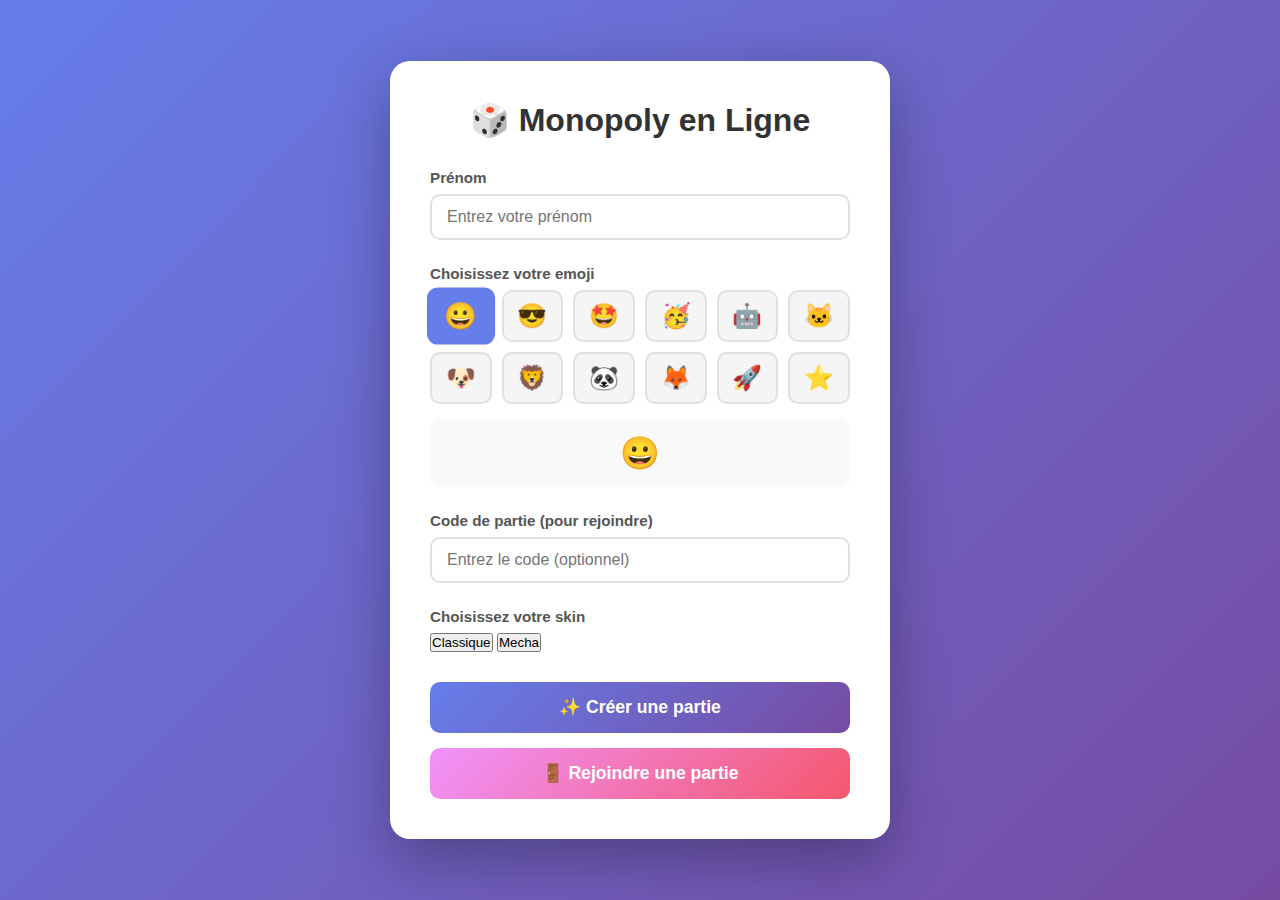
<file: index.html>
<!DOCTYPE html>
<html lang="fr">
<head>
    <meta charset="UTF-8">
    <meta name="viewport" content="width=device-width, initial-scale=1.0">
    <title>Monopoly en Ligne</title>
    <link rel="stylesheet" href="style.css">
</head>
<body>
    <div class="container">
        <div class="login-box">
            <h1>🎲 Monopoly en Ligne</h1>
            
            <div class="form-section">
                <label for="prenom">Prénom</label>
                <input type="text" id="prenom" placeholder="Entrez votre prénom" maxlength="20">
            </div>

            <div class="form-section">
                <label>Choisissez votre emoji</label>
                <div class="emoji-selector">
                    <button class="emoji-btn" data-emoji="😀">😀</button>
                    <button class="emoji-btn" data-emoji="😎">😎</button>
                    <button class="emoji-btn" data-emoji="🤩">🤩</button>
                    <button class="emoji-btn" data-emoji="🥳">🥳</button>
                    <button class="emoji-btn" data-emoji="🤖">🤖</button>
                    <button class="emoji-btn" data-emoji="🐱">🐱</button>
                    <button class="emoji-btn" data-emoji="🐶">🐶</button>
                    <button class="emoji-btn" data-emoji="🦁">🦁</button>
                    <button class="emoji-btn" data-emoji="🐼">🐼</button>
                    <button class="emoji-btn" data-emoji="🦊">🦊</button>
                    <button class="emoji-btn" data-emoji="🚀">🚀</button>
                    <button class="emoji-btn" data-emoji="⭐">⭐</button>
                </div>
                <div class="emoji-selected">
                    <span id="selected-emoji">😀</span>
                </div>
            </div>

            <div class="form-section">
                <label for="code-partie">Code de partie (pour rejoindre)</label>
                <input type="text" id="code-partie" placeholder="Entrez le code (optionnel)" maxlength="6">
            </div>

            <div class="form-section">
                <label>Choisissez votre skin</label>
                <div class="skin-selector">
                    <button class="skin-btn active" data-skin="default">
                        <div class="skin-preview default"></div>
                        <span>Classique</span>
                    </button>
                    <button class="skin-btn" data-skin="mecha">
                        <div class="skin-preview mecha">
                            <div class="mecha-character">
                                <div class="mecha-head">
                                    <div class="mecha-visor"></div>
                                    <div class="mecha-antenna left"></div>
                                    <div class="mecha-antenna right"></div>
                                </div>
                                <div class="mecha-body">
                                    <div class="mecha-core"></div>
                                    <div class="mecha-arm left"></div>
                                    <div class="mecha-arm right"></div>
                                </div>
                                <div class="mecha-legs">
                                    <div class="mecha-leg left"></div>
                                    <div class="mecha-leg right"></div>
                                </div>
                            </div>
                        </div>
                        <span>Mecha</span>
                    </button>
                </div>
            </div>

            <div class="actions">
                <button id="btn-creer" class="btn btn-primary">
                    ✨ Créer une partie
                </button>
                <button id="btn-rejoindre" class="btn btn-secondary">
                    🚪 Rejoindre une partie
                </button>
            </div>

            <div id="message" class="message"></div>
        </div>
    </div>

    <script src="script.js"></script>
</body>
</html>
</file>
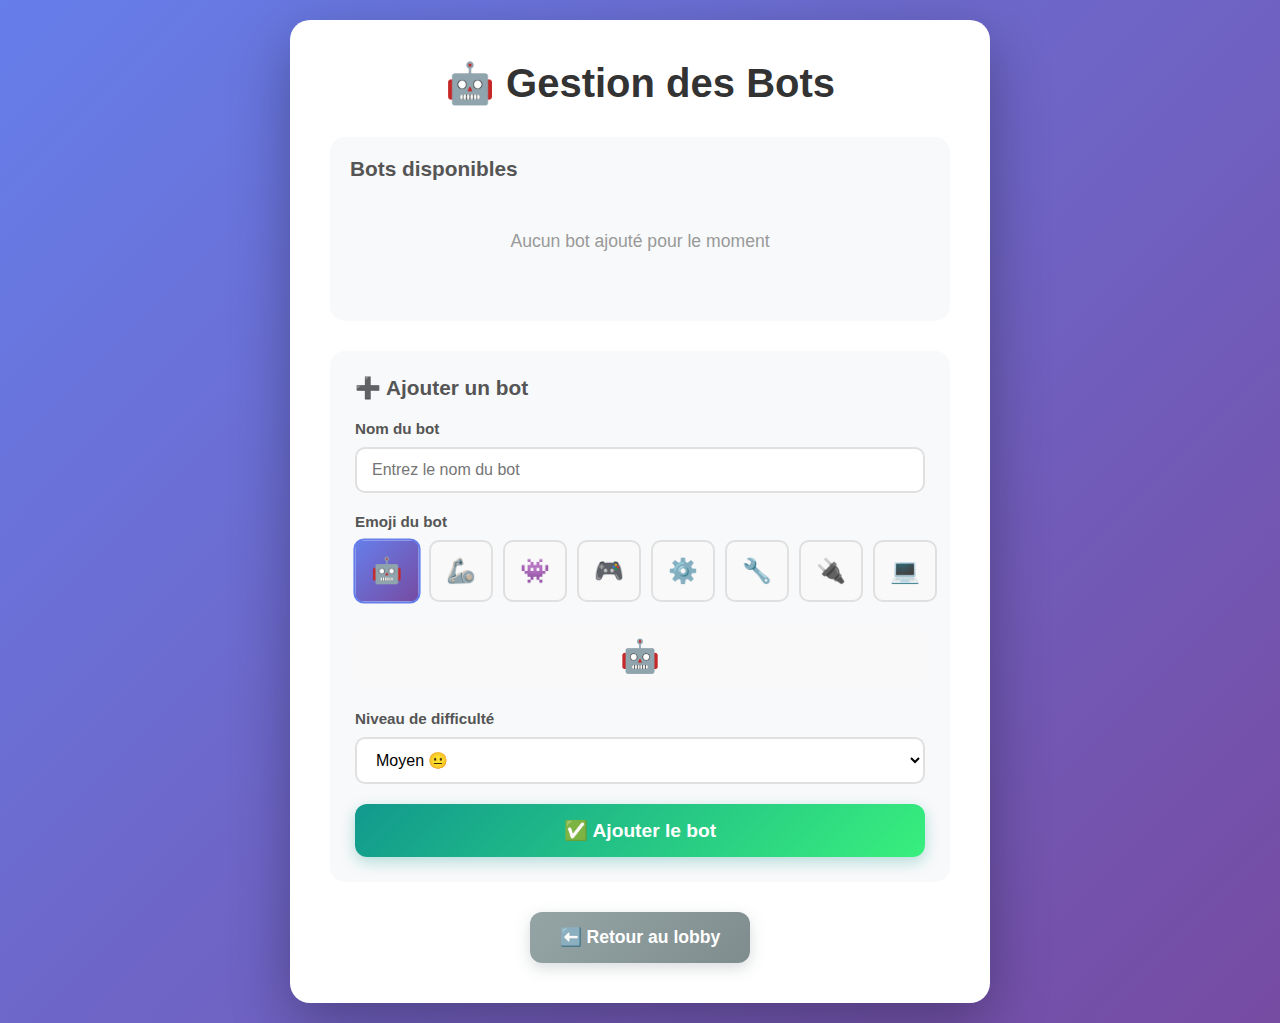
<file: bots.html>
<!DOCTYPE html>
<html lang="fr">
<head>
    <meta charset="UTF-8">
    <meta name="viewport" content="width=device-width, initial-scale=1.0">
    <title>Gestion des Bots - Monopoly</title>
    <link rel="stylesheet" href="bots.css">
</head>
<body>
    <div class="container">
        <div class="bots-box">
            <h1>🤖 Gestion des Bots</h1>
            
            <div class="bots-list">
                <h3>Bots disponibles</h3>
                <div id="available-bots">
                    <!-- Les bots seront ajoutés ici -->
                </div>
            </div>

            <div class="add-bot-section">
                <h3>➕ Ajouter un bot</h3>
                <div class="bot-form">
                    <div class="form-group">
                        <label for="bot-name">Nom du bot</label>
                        <input type="text" id="bot-name" placeholder="Entrez le nom du bot" maxlength="20">
                    </div>

                    <div class="form-group">
                        <label>Emoji du bot</label>
                        <div class="emoji-selector">
                            <button class="emoji-btn" data-emoji="🤖">🤖</button>
                            <button class="emoji-btn" data-emoji="🦾">🦾</button>
                            <button class="emoji-btn" data-emoji="👾">👾</button>
                            <button class="emoji-btn" data-emoji="🎮">🎮</button>
                            <button class="emoji-btn" data-emoji="⚙️">⚙️</button>
                            <button class="emoji-btn" data-emoji="🔧">🔧</button>
                            <button class="emoji-btn" data-emoji="🔌">🔌</button>
                            <button class="emoji-btn" data-emoji="💻">💻</button>
                        </div>
                        <div class="emoji-selected">
                            <span id="selected-emoji">🤖</span>
                        </div>
                    </div>

                    <div class="form-group">
                        <label for="bot-difficulty">Niveau de difficulté</label>
                        <select id="bot-difficulty">
                            <option value="facile">Facile 😊</option>
                            <option value="moyen" selected>Moyen 😐</option>
                            <option value="difficile">Difficile 😈</option>
                        </select>
                    </div>

                    <button id="btn-add-bot" class="btn-add">✅ Ajouter le bot</button>
                </div>
            </div>

            <div class="actions">
                <button id="btn-back" class="btn-secondary">⬅️ Retour au lobby</button>
            </div>
        </div>
    </div>

    <script src="bots-script.js"></script>
</body>
</html>
</file>
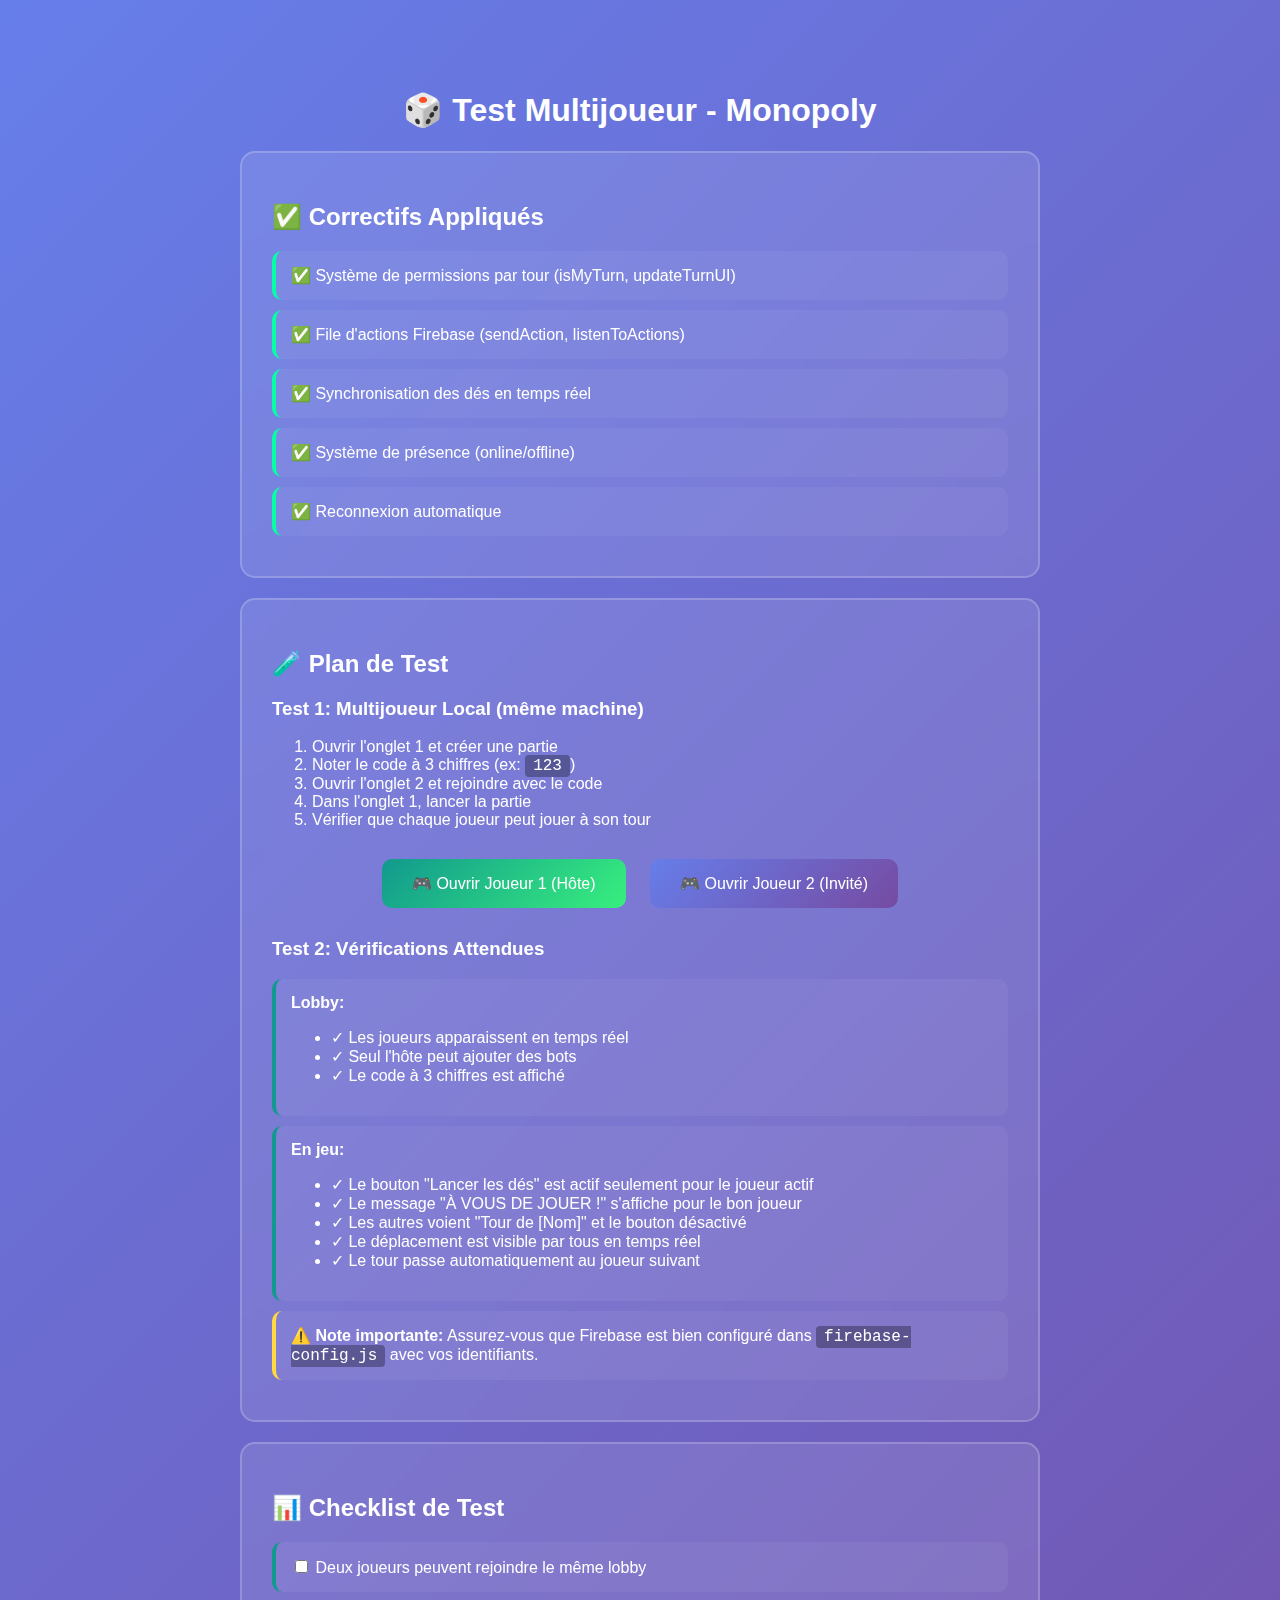
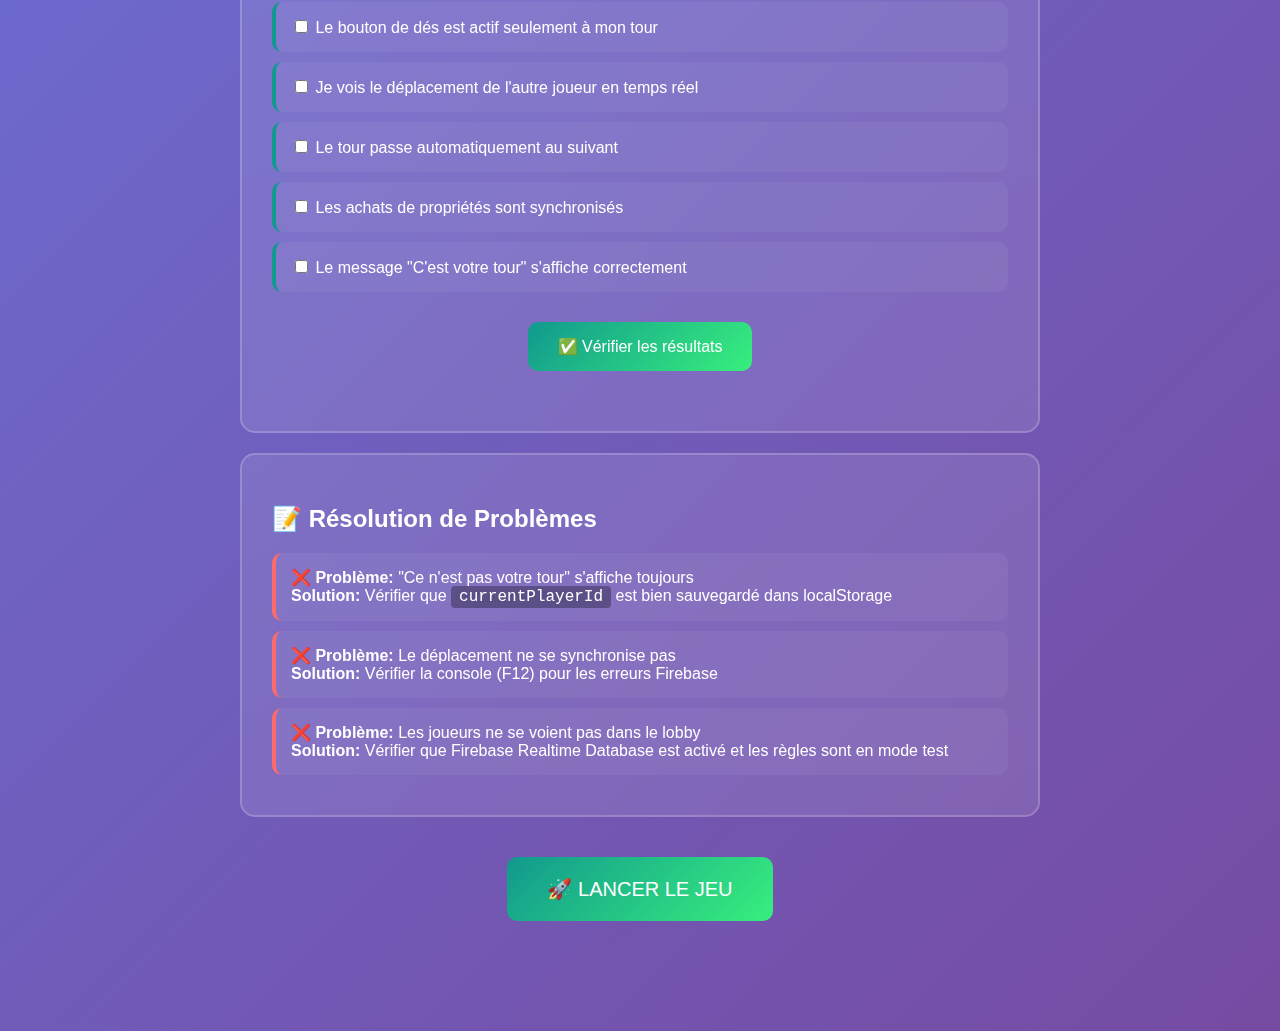
<file: test-multijoueur.html>
<!DOCTYPE html>
<html lang="fr">
<head>
    <meta charset="UTF-8">
    <meta name="viewport" content="width=device-width, initial-scale=1.0">
    <title>Test Multijoueur - Monopoly</title>
    <style>
        body {
            font-family: Arial, sans-serif;
            max-width: 800px;
            margin: 50px auto;
            padding: 20px;
            background: linear-gradient(135deg, #667eea 0%, #764ba2 100%);
            color: white;
        }
        .card {
            background: rgba(255, 255, 255, 0.1);
            backdrop-filter: blur(10px);
            border-radius: 15px;
            padding: 30px;
            margin: 20px 0;
            border: 2px solid rgba(255, 255, 255, 0.2);
        }
        h1 { text-align: center; }
        .test-item {
            padding: 15px;
            margin: 10px 0;
            background: rgba(255, 255, 255, 0.05);
            border-radius: 10px;
            border-left: 4px solid #11998e;
        }
        .success { border-left-color: #06ffa5; }
        .error { border-left-color: #ff6b6b; }
        .warning { border-left-color: #ffd93d; }
        button {
            background: linear-gradient(135deg, #11998e 0%, #38ef7d 100%);
            color: white;
            border: none;
            padding: 15px 30px;
            border-radius: 10px;
            font-size: 16px;
            cursor: pointer;
            margin: 10px;
            transition: transform 0.2s;
        }
        button:hover {
            transform: scale(1.05);
        }
        .btn-secondary {
            background: linear-gradient(135deg, #667eea 0%, #764ba2 100%);
        }
        code {
            background: rgba(0, 0, 0, 0.3);
            padding: 2px 8px;
            border-radius: 4px;
            font-family: 'Courier New', monospace;
        }
    </style>
</head>
<body>
    <h1>🎲 Test Multijoueur - Monopoly</h1>

    <div class="card">
        <h2>✅ Correctifs Appliqués</h2>
        <div class="test-item success">
            ✅ Système de permissions par tour (isMyTurn, updateTurnUI)
        </div>
        <div class="test-item success">
            ✅ File d'actions Firebase (sendAction, listenToActions)
        </div>
        <div class="test-item success">
            ✅ Synchronisation des dés en temps réel
        </div>
        <div class="test-item success">
            ✅ Système de présence (online/offline)
        </div>
        <div class="test-item success">
            ✅ Reconnexion automatique
        </div>
    </div>

    <div class="card">
        <h2>🧪 Plan de Test</h2>

        <h3>Test 1: Multijoueur Local (même machine)</h3>
        <ol>
            <li>Ouvrir l'onglet 1 et créer une partie</li>
            <li>Noter le code à 3 chiffres (ex: <code>123</code>)</li>
            <li>Ouvrir l'onglet 2 et rejoindre avec le code</li>
            <li>Dans l'onglet 1, lancer la partie</li>
            <li>Vérifier que chaque joueur peut jouer à son tour</li>
        </ol>

        <div style="text-align: center; margin: 20px 0;">
            <button onclick="window.open('index.html', 'joueur1')">
                🎮 Ouvrir Joueur 1 (Hôte)
            </button>
            <button onclick="window.open('index.html', 'joueur2')" class="btn-secondary">
                🎮 Ouvrir Joueur 2 (Invité)
            </button>
        </div>

        <h3>Test 2: Vérifications Attendues</h3>
        <div class="test-item">
            <strong>Lobby:</strong>
            <ul>
                <li>✓ Les joueurs apparaissent en temps réel</li>
                <li>✓ Seul l'hôte peut ajouter des bots</li>
                <li>✓ Le code à 3 chiffres est affiché</li>
            </ul>
        </div>

        <div class="test-item">
            <strong>En jeu:</strong>
            <ul>
                <li>✓ Le bouton "Lancer les dés" est actif seulement pour le joueur actif</li>
                <li>✓ Le message "À VOUS DE JOUER !" s'affiche pour le bon joueur</li>
                <li>✓ Les autres voient "Tour de [Nom]" et le bouton désactivé</li>
                <li>✓ Le déplacement est visible par tous en temps réel</li>
                <li>✓ Le tour passe automatiquement au joueur suivant</li>
            </ul>
        </div>

        <div class="test-item warning">
            <strong>⚠️ Note importante:</strong> Assurez-vous que Firebase est bien configuré dans <code>firebase-config.js</code> avec vos identifiants.
        </div>
    </div>

    <div class="card">
        <h2>📊 Checklist de Test</h2>

        <form id="testForm">
            <div class="test-item">
                <input type="checkbox" id="test1">
                <label for="test1"> Deux joueurs peuvent rejoindre le même lobby</label>
            </div>
            <div class="test-item">
                <input type="checkbox" id="test2">
                <label for="test2"> Le bouton de dés est actif seulement à mon tour</label>
            </div>
            <div class="test-item">
                <input type="checkbox" id="test3">
                <label for="test3"> Je vois le déplacement de l'autre joueur en temps réel</label>
            </div>
            <div class="test-item">
                <input type="checkbox" id="test4">
                <label for="test4"> Le tour passe automatiquement au suivant</label>
            </div>
            <div class="test-item">
                <input type="checkbox" id="test5">
                <label for="test5"> Les achats de propriétés sont synchronisés</label>
            </div>
            <div class="test-item">
                <input type="checkbox" id="test6">
                <label for="test6"> Le message "C'est votre tour" s'affiche correctement</label>
            </div>
        </form>

        <div style="text-align: center; margin-top: 20px;">
            <button onclick="checkTests()">
                ✅ Vérifier les résultats
            </button>
        </div>

        <div id="results" style="margin-top: 20px;"></div>
    </div>

    <div class="card">
        <h2>📝 Résolution de Problèmes</h2>

        <div class="test-item error">
            <strong>❌ Problème:</strong> "Ce n'est pas votre tour" s'affiche toujours
            <br><strong>Solution:</strong> Vérifier que <code>currentPlayerId</code> est bien sauvegardé dans localStorage
        </div>

        <div class="test-item error">
            <strong>❌ Problème:</strong> Le déplacement ne se synchronise pas
            <br><strong>Solution:</strong> Vérifier la console (F12) pour les erreurs Firebase
        </div>

        <div class="test-item error">
            <strong>❌ Problème:</strong> Les joueurs ne se voient pas dans le lobby
            <br><strong>Solution:</strong> Vérifier que Firebase Realtime Database est activé et les règles sont en mode test
        </div>
    </div>

    <div style="text-align: center; margin: 30px 0;">
        <button onclick="window.location.href='index.html'" style="font-size: 20px; padding: 20px 40px;">
            🚀 LANCER LE JEU
        </button>
    </div>

    <script>
        function checkTests() {
            const checkboxes = document.querySelectorAll('input[type="checkbox"]');
            const checked = Array.from(checkboxes).filter(cb => cb.checked).length;
            const total = checkboxes.length;
            const percentage = Math.round((checked / total) * 100);

            const results = document.getElementById('results');

            let message = '';
            let className = '';

            if (percentage === 100) {
                message = '🎉 Parfait ! Le multijoueur fonctionne à 100% !';
                className = 'success';
            } else if (percentage >= 70) {
                message = `✅ Bon travail ! ${percentage}% des tests passent. Encore quelques ajustements.`;
                className = 'success';
            } else if (percentage >= 50) {
                message = `⚠️ ${percentage}% des tests passent. Il reste du travail.`;
                className = 'warning';
            } else {
                message = `❌ Seulement ${percentage}% des tests passent. Vérifiez les correctifs.`;
                className = 'error';
            }

            results.innerHTML = `
                <div class="test-item ${className}" style="text-align: center; font-size: 1.2em;">
                    ${message}
                    <br><br>
                    <strong>${checked}/${total} tests réussis</strong>
                </div>
            `;
        }

        // Vérifier la configuration Firebase
        window.onload = function() {
            if (typeof firebase !== 'undefined') {
                console.log('✅ Firebase chargé');
            } else {
                console.warn('⚠️ Firebase non chargé - Le test en ligne ne fonctionnera pas');
            }
        };
    </script>
</body>
</html>
</file>
<file: style.css>
* {
    margin: 0;
    padding: 0;
    box-sizing: border-box;
}

body {
    font-family: 'Segoe UI', Tahoma, Geneva, Verdana, sans-serif;
    background: linear-gradient(135deg, #667eea 0%, #764ba2 100%);
    min-height: 100vh;
    display: flex;
    align-items: center;
    justify-content: center;
    padding: 20px;
}

.container {
    width: 100%;
    max-width: 500px;
}

.login-box {
    background: white;
    border-radius: 20px;
    padding: 40px;
    box-shadow: 0 20px 60px rgba(0, 0, 0, 0.3);
}

h1 {
    text-align: center;
    color: #333;
    margin-bottom: 30px;
    font-size: 2em;
}

.form-section {
    margin-bottom: 25px;
}

label {
    display: block;
    margin-bottom: 8px;
    color: #555;
    font-weight: 600;
    font-size: 0.95em;
}

input[type="text"] {
    width: 100%;
    padding: 12px 15px;
    border: 2px solid #e0e0e0;
    border-radius: 10px;
    font-size: 1em;
    transition: border-color 0.3s;
}

input[type="text"]:focus {
    outline: none;
    border-color: #667eea;
}

.emoji-selector {
    display: grid;
    grid-template-columns: repeat(6, 1fr);
    gap: 10px;
    margin-bottom: 15px;
}

.emoji-btn {
    background: #f5f5f5;
    border: 2px solid #e0e0e0;
    border-radius: 10px;
    padding: 10px;
    font-size: 1.5em;
    cursor: pointer;
    transition: all 0.3s;
}

.emoji-btn:hover {
    background: #e8e8e8;
    transform: scale(1.1);
}

.emoji-btn.selected {
    background: #667eea;
    border-color: #667eea;
    transform: scale(1.1);
}

.emoji-selected {
    text-align: center;
    padding: 15px;
    background: #f9f9f9;
    border-radius: 10px;
    font-size: 2em;
}

.actions {
    display: flex;
    flex-direction: column;
    gap: 15px;
    margin-top: 30px;
}

.btn {
    padding: 15px 25px;
    border: none;
    border-radius: 10px;
    font-size: 1.1em;
    font-weight: 600;
    cursor: pointer;
    transition: all 0.3s;
}

.btn-primary {
    background: linear-gradient(135deg, #667eea 0%, #764ba2 100%);
    color: white;
}

.btn-primary:hover {
    transform: translateY(-2px);
    box-shadow: 0 5px 20px rgba(102, 126, 234, 0.4);
}

.btn-secondary {
    background: linear-gradient(135deg, #f093fb 0%, #f5576c 100%);
    color: white;
}

.btn-secondary:hover {
    transform: translateY(-2px);
    box-shadow: 0 5px 20px rgba(245, 87, 108, 0.4);
}

.btn:active {
    transform: translateY(0);
}

.message {
    margin-top: 20px;
    padding: 12px;
    border-radius: 8px;
    text-align: center;
    font-weight: 500;
    display: none;
}

.message.error {
    background: #fee;
    color: #c33;
    display: block;
}

.message.success {
    background: #efe;
    color: #3c3;
    display: block;
}

.message.info {
    background: #eef;
    color: #33c;
    display: block;
}

@media (max-width: 600px) {
    .login-box {
        padding: 25px;
    }

    h1 {
        font-size: 1.5em;
    }

    .emoji-selector {
        grid-template-columns: repeat(4, 1fr);
    }
}
</file>
<file: bots.css>
* {
    margin: 0;
    padding: 0;
    box-sizing: border-box;
}

body {
    font-family: 'Segoe UI', Tahoma, Geneva, Verdana, sans-serif;
    background: linear-gradient(135deg, #667eea 0%, #764ba2 100%);
    min-height: 100vh;
    display: flex;
    align-items: center;
    justify-content: center;
    padding: 20px;
}

.container {
    width: 100%;
    max-width: 700px;
}

.bots-box {
    background: white;
    border-radius: 20px;
    padding: 40px;
    box-shadow: 0 20px 60px rgba(0, 0, 0, 0.3);
}

h1 {
    text-align: center;
    color: #333;
    margin-bottom: 30px;
    font-size: 2.5em;
}

h3 {
    color: #555;
    margin-bottom: 20px;
    font-size: 1.3em;
}

/* Liste des bots */
.bots-list {
    margin-bottom: 30px;
    padding: 20px;
    background: #f8f9fa;
    border-radius: 15px;
}

#available-bots {
    display: flex;
    flex-direction: column;
    gap: 15px;
    min-height: 100px;
}

.bot-card {
    display: flex;
    align-items: center;
    justify-content: space-between;
    padding: 20px;
    background: white;
    border-radius: 12px;
    box-shadow: 0 3px 10px rgba(0, 0, 0, 0.1);
    transition: all 0.3s ease;
    border-left: 5px solid #667eea;
}

.bot-card:hover {
    transform: translateY(-3px);
    box-shadow: 0 5px 20px rgba(102, 126, 234, 0.3);
}

.bot-info {
    display: flex;
    align-items: center;
    gap: 15px;
}

.bot-emoji {
    font-size: 2.5em;
}

.bot-details {
    display: flex;
    flex-direction: column;
    gap: 5px;
}

.bot-name {
    font-size: 1.2em;
    font-weight: 700;
    color: #333;
}

.bot-difficulty {
    font-size: 0.9em;
    color: #666;
    font-weight: 600;
}

.bot-difficulty.facile {
    color: #11998e;
}

.bot-difficulty.moyen {
    color: #667eea;
}

.bot-difficulty.difficile {
    color: #ee0979;
}

.btn-remove-bot {
    padding: 10px 20px;
    background: linear-gradient(135deg, #ee0979 0%, #ff6a00 100%);
    color: white;
    border: none;
    border-radius: 10px;
    font-size: 1em;
    font-weight: 700;
    cursor: pointer;
    transition: all 0.3s ease;
    box-shadow: 0 4px 12px rgba(238, 9, 121, 0.3);
}

.btn-remove-bot:hover {
    transform: scale(1.05);
    box-shadow: 0 6px 20px rgba(238, 9, 121, 0.5);
}

.no-bots {
    text-align: center;
    color: #999;
    padding: 30px;
    font-size: 1.1em;
}

/* Section ajout de bot */
.add-bot-section {
    margin-bottom: 30px;
    padding: 25px;
    background: #f8f9fa;
    border-radius: 15px;
}

.bot-form {
    display: flex;
    flex-direction: column;
    gap: 20px;
}

.form-group {
    display: flex;
    flex-direction: column;
    gap: 10px;
}

label {
    font-weight: 600;
    color: #555;
    font-size: 0.95em;
}

input[type="text"],
select {
    padding: 12px 15px;
    border: 2px solid #e0e0e0;
    border-radius: 10px;
    font-size: 1em;
    transition: all 0.3s ease;
    outline: none;
}

input[type="text"]:focus,
select:focus {
    border-color: #667eea;
    box-shadow: 0 0 10px rgba(102, 126, 234, 0.2);
}

select {
    cursor: pointer;
    background: white;
}

/* Sélecteur d'emoji */
.emoji-selector {
    display: grid;
    grid-template-columns: repeat(8, 1fr);
    gap: 10px;
}

.emoji-btn {
    padding: 15px;
    background: #f9f9f9;
    border: 2px solid #e0e0e0;
    border-radius: 10px;
    font-size: 1.5em;
    cursor: pointer;
    transition: all 0.3s ease;
}

.emoji-btn:hover {
    background: #667eea;
    border-color: #667eea;
    transform: scale(1.1);
}

.emoji-btn.selected {
    background: linear-gradient(135deg, #667eea 0%, #764ba2 100%);
    border-color: #667eea;
    transform: scale(1.05);
}

.emoji-selected {
    text-align: center;
    padding: 15px;
    background: #f9f9f9;
    border-radius: 10px;
    font-size: 2em;
    margin-top: 10px;
}

/* Boutons */
.btn-add {
    padding: 15px 25px;
    background: linear-gradient(135deg, #11998e 0%, #38ef7d 100%);
    color: white;
    border: none;
    border-radius: 12px;
    font-size: 1.2em;
    font-weight: 700;
    cursor: pointer;
    transition: all 0.3s ease;
    box-shadow: 0 5px 15px rgba(17, 153, 142, 0.3);
}

.btn-add:hover {
    transform: translateY(-3px);
    box-shadow: 0 8px 25px rgba(17, 153, 142, 0.5);
}

.btn-add:active {
    transform: translateY(-1px);
}

.actions {
    display: flex;
    justify-content: center;
}

.btn-secondary {
    padding: 15px 30px;
    background: linear-gradient(135deg, #95a5a6 0%, #7f8c8d 100%);
    color: white;
    border: none;
    border-radius: 12px;
    font-size: 1.1em;
    font-weight: 700;
    cursor: pointer;
    transition: all 0.3s ease;
    box-shadow: 0 5px 15px rgba(127, 140, 141, 0.3);
}

.btn-secondary:hover {
    transform: translateY(-3px);
    box-shadow: 0 8px 25px rgba(127, 140, 141, 0.5);
}

.btn-secondary:active {
    transform: translateY(-1px);
}

/* Animation d'apparition */
@keyframes slideInDown {
    from {
        opacity: 0;
        transform: translateY(-30px);
    }
    to {
        opacity: 1;
        transform: translateY(0);
    }
}

.bot-card {
    animation: slideInDown 0.4s ease-out;
}
</file>
